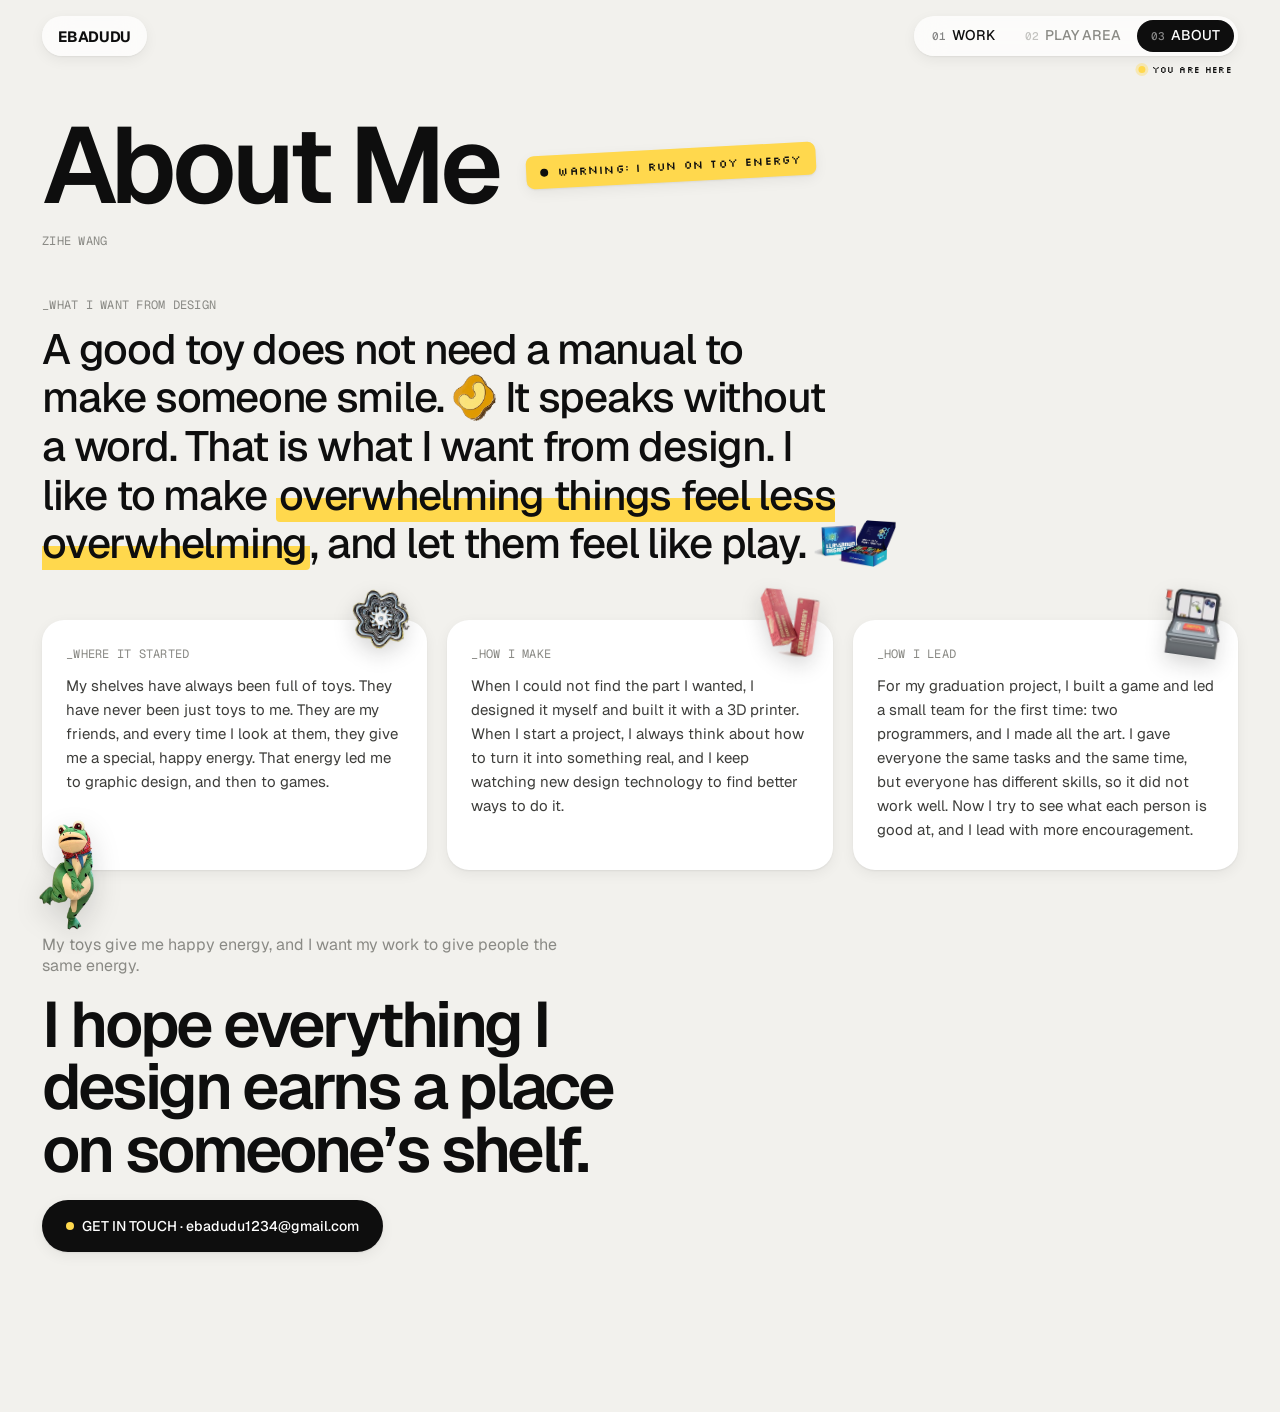
<file: about.html>
<!doctype html>
<html lang="en">
<head>
<meta charset="utf-8">
<meta name="viewport" content="width=device-width, initial-scale=1">
<meta name="description" content="About Zihe Wang, a designer who runs on toy energy. Email: ebadudu1234@gmail.com">
<meta name="theme-color" content="#f2f1ed">
<title>About Me — EBADUDU</title>
<link rel="preconnect" href="https://fonts.googleapis.com">
<link rel="preconnect" href="https://fonts.gstatic.com" crossorigin>
<link href="https://fonts.googleapis.com/css2?family=Geist:wght@400;500;600;700&family=Geist+Mono:wght@400;500&family=Silkscreen&display=swap" rel="stylesheet">
<link rel="stylesheet" href="style.css">
</head>
<body data-page="about">
<a class="skip-link" href="#main">Skip to content</a>
<header class="top" id="top"></header>

<!-- About Me, version 1 ("Warning: I Run on Toy Energy"). Every sentence is the statement's own,
     word for word, set by importance: what I want from design large (with small toys sitting
     inside the sentences, as YanXin Zhang does), the facts behind it small on three sticker
     cards, then the promise. No links into the works; the email is the only link. -->
<main class="page about" id="main">
  <div class="about-head">
    <h1 class="big">About Me</h1>
    <p class="sticker warning retro">WARNING: I RUN ON TOY ENERGY</p>
    <p class="px about-name">ZIHE WANG</p>
  </div>

  <p class="px label">_WHAT I WANT FROM DESIGN</p>
  <p class="about-big">A good toy does not need a manual to make someone smile. <img class="inline-toy" src="assets/trinkets/550-cafe.png" alt=""> It speaks without a word. That is what I want from design. I like to make <mark>overwhelming things feel less overwhelming</mark>, and let them feel like play. <img class="inline-toy" src="assets/trinkets/code-for-fun.png" alt=""></p>

  <div class="about-cards">
    <article class="card-sticker" style="--tilt:-1.5deg">
      <img class="card-toy" src="assets/trinkets/sonar.png" alt="">
      <p class="px label">_WHERE IT STARTED</p>
      <p>My shelves have always been full of toys. They have never been just toys to me. They are my friends, and every time I look at them, they give me a special, happy energy. That energy led me to graphic design, and then to games.</p>
    </article>
    <article class="card-sticker" style="--tilt:1deg">
      <img class="card-toy" src="assets/trinkets/planting-pen.png" alt="">
      <p class="px label">_HOW I MAKE</p>
      <p>When I could not find the part I wanted, I designed it myself and built it with a 3D printer. When I start a project, I always think about how to turn it into something real, and I keep watching new design technology to find better ways to do it.</p>
    </article>
    <article class="card-sticker" style="--tilt:-.8deg">
      <img class="card-toy" src="assets/trinkets/allodox.png" alt="">
      <p class="px label">_HOW I LEAD</p>
      <p>For my graduation project, I built a game and led a small team for the first time: two programmers, and I made all the art. I gave everyone the same tasks and the same time, but everyone has different skills, so it did not work well. Now I try to see what each person is good at, and I lead with more encouragement.</p>
    </article>
  </div>

  <div class="about-end">
    <p class="about-lead">My toys give me happy energy, and I want my work to give people the same energy.</p>
    <p class="about-closing">I hope everything I design earns a place on someone’s shelf.</p>
    <a class="btn btn-yellow" href="mailto:ebadudu1234@gmail.com">GET IN TOUCH · ebadudu1234@gmail.com</a>
  </div>
</main>
<!-- shared on every page: the lid that closes over the box between pages, the yellow name-tag
     cursor, and the frog guide (all driven by main.js) -->
<div class="lid" id="lid" aria-hidden="true"><span class="lid-word">EBADUDU</span></div>
<div class="tag-cursor" id="tag-cursor" aria-hidden="true"></div>
<aside class="frog" id="frog" aria-hidden="true"><p class="bubble" id="bubble"></p><img src="assets/frog.png" alt=""></aside>

<script src="media.js"></script>
<script src="data.js"></script>
<script src="main.js"></script>
</body>
</html>
</file>
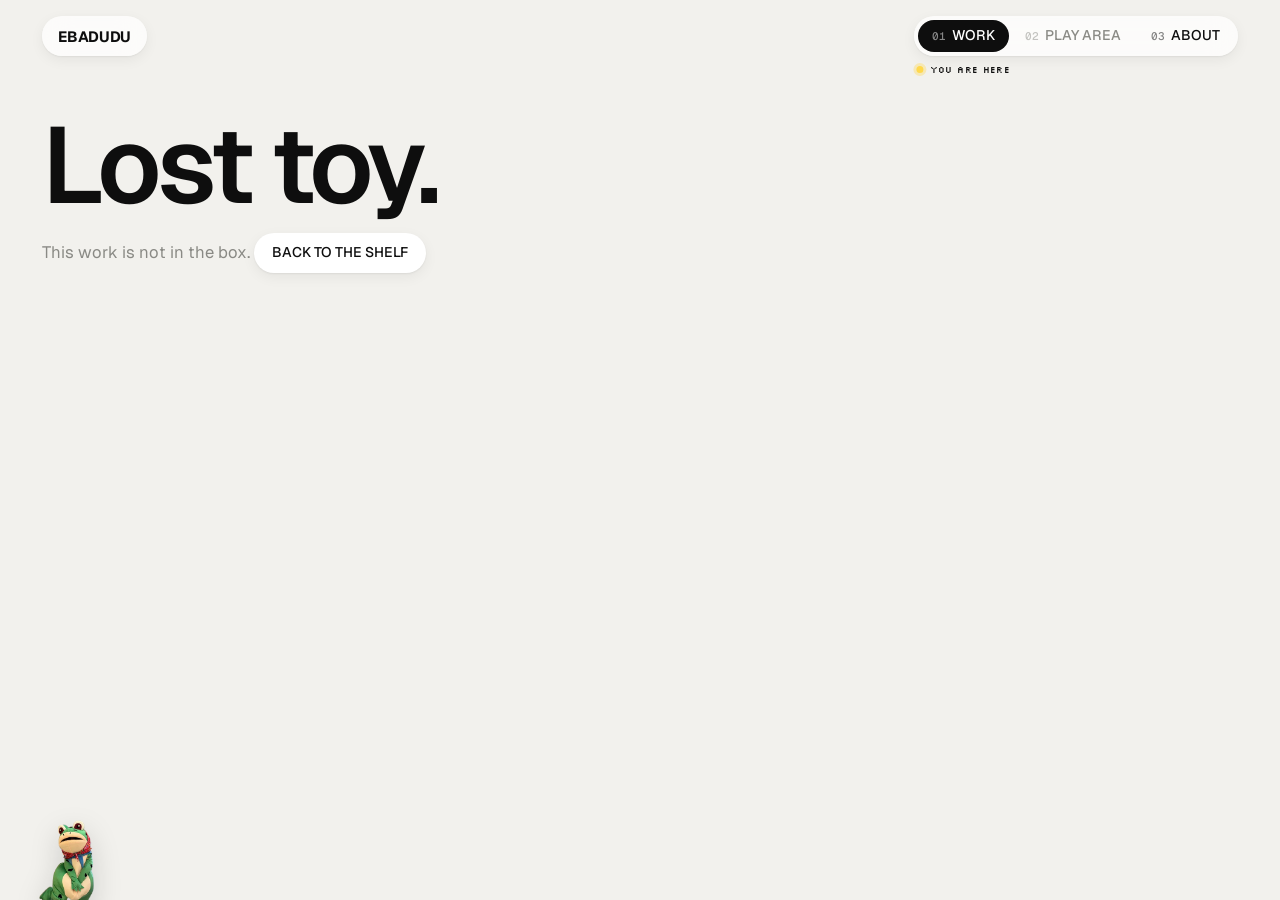
<file: project.html>
<!doctype html>
<html lang="en">
<head>
<meta charset="utf-8">
<meta name="viewport" content="width=device-width, initial-scale=1">
<meta name="description" content="A project by Zihe Wang (EBADUDU).">
<meta name="theme-color" content="#f2f1ed">
<title>Project — EBADUDU</title>
<link rel="preconnect" href="https://fonts.googleapis.com">
<link rel="preconnect" href="https://fonts.gstatic.com" crossorigin>
<link href="https://fonts.googleapis.com/css2?family=Geist:wght@400;500;600;700&family=Geist+Mono:wght@400;500&family=Silkscreen&display=swap" rel="stylesheet">
<link rel="stylesheet" href="style.css">
</head>
<body data-page="work">
<a class="skip-link" href="#project">Skip to content</a>
<header class="top" id="top"></header>

<!-- project.html?p=<slug>: specs line, title, cover with its toy, the story, the gallery, next toy -->
<main class="page project" id="project"></main>

<!-- shared on every page: the lid that closes over the box between pages, the yellow name-tag
     cursor, and the frog guide (all driven by main.js) -->
<div class="lid" id="lid" aria-hidden="true"><span class="lid-word">EBADUDU</span></div>
<div class="tag-cursor" id="tag-cursor" aria-hidden="true"></div>
<aside class="frog" id="frog" aria-hidden="true"><p class="bubble" id="bubble"></p><img src="assets/frog.png" alt=""></aside>

<script src="media.js"></script>
<script src="data.js"></script>
<script src="main.js"></script>
</body>
</html>
</file>
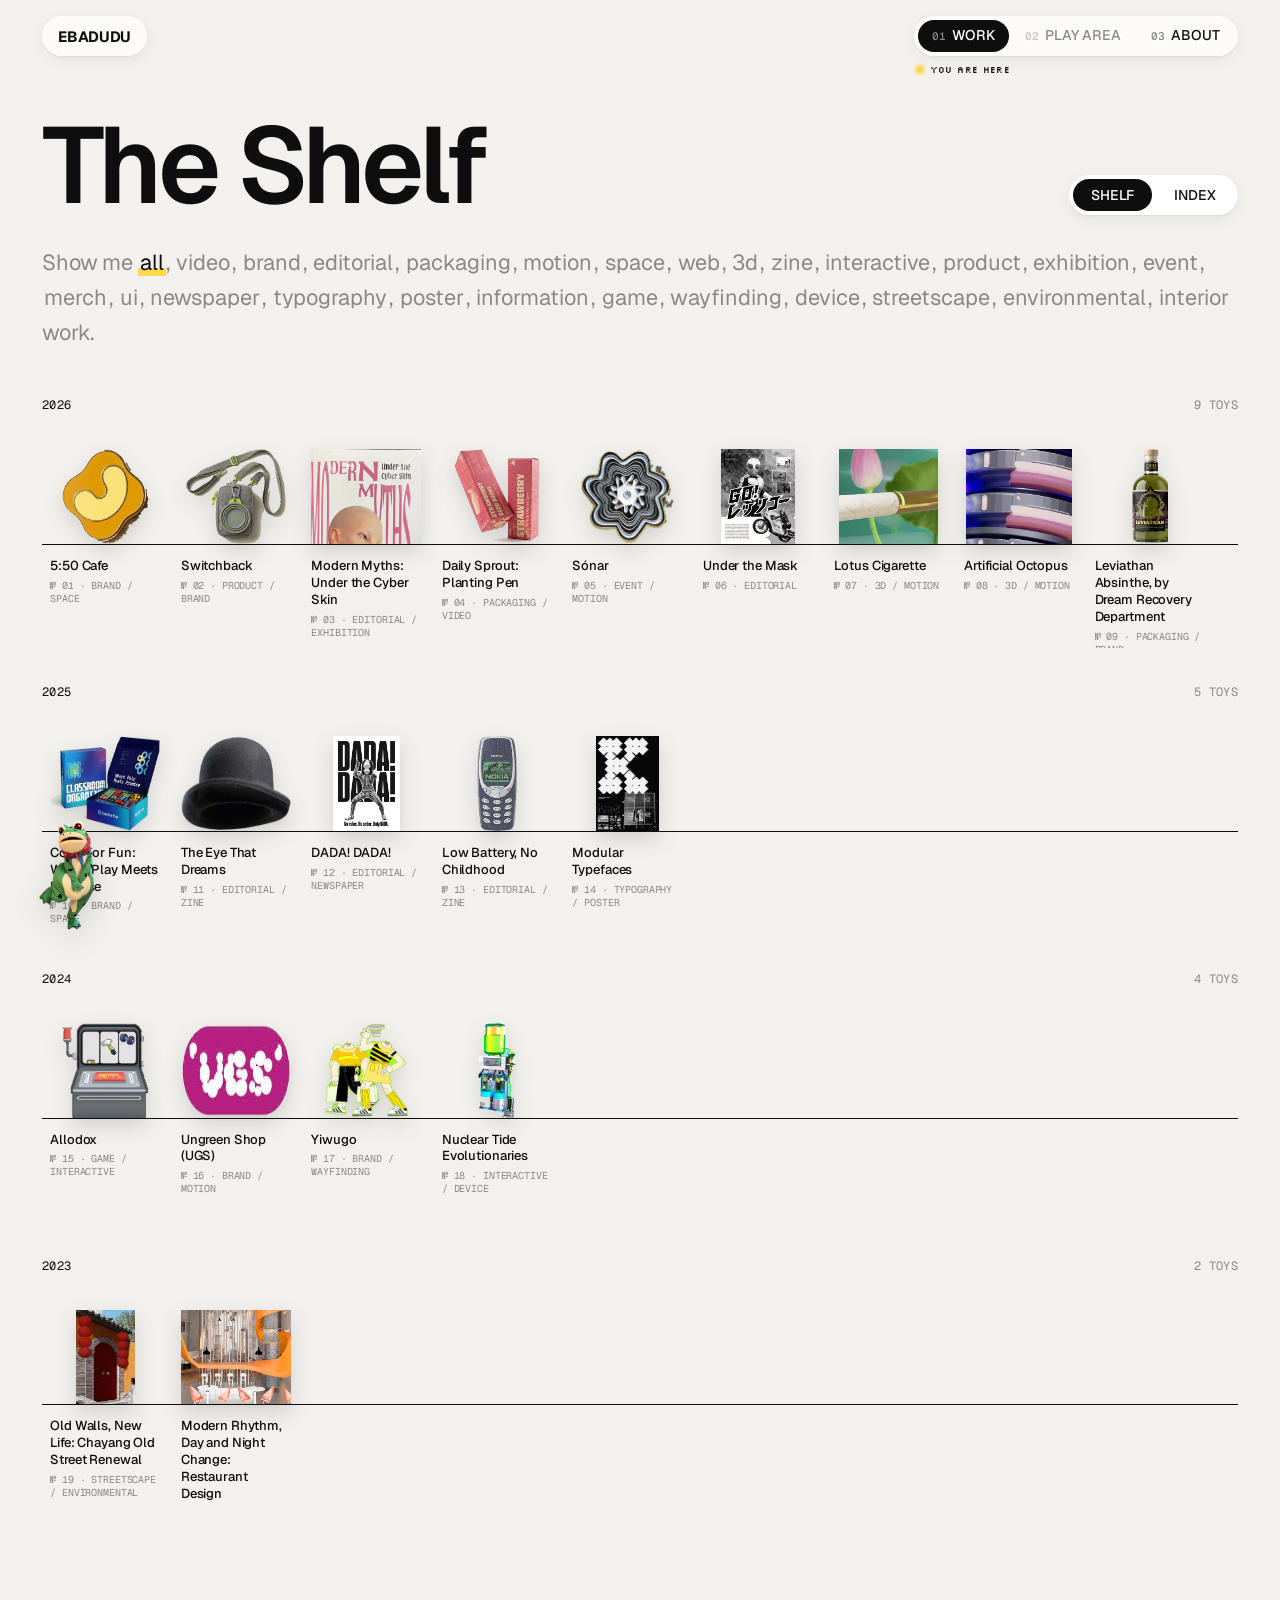
<file: work.html>
<!doctype html>
<html lang="en">
<head>
<meta charset="utf-8">
<meta name="viewport" content="width=device-width, initial-scale=1">
<meta name="description" content="All 20 works by Zihe Wang, from 2023 to 2026, on a shelf or in a list.">
<meta name="theme-color" content="#f2f1ed">
<title>Work — EBADUDU</title>
<link rel="preconnect" href="https://fonts.googleapis.com">
<link rel="preconnect" href="https://fonts.gstatic.com" crossorigin>
<link href="https://fonts.googleapis.com/css2?family=Geist:wght@400;500;600;700&family=Geist+Mono:wght@400;500&family=Silkscreen&display=swap" rel="stylesheet">
<link rel="stylesheet" href="style.css">
</head>
<body data-page="work">
<a class="skip-link" href="#main">Skip to content</a>
<header class="top" id="top"></header>

<!-- the same works, two ways to look (SHELF / INDEX), filtered by a sentence -->
<main class="page work" id="main">
  <div class="work-head">
    <h1 class="big">The Shelf</h1>
    <div class="views" id="views" role="group" aria-label="View">
      <button class="btn" type="button" data-view="shelf" aria-pressed="true">SHELF</button>
      <button class="btn" type="button" data-view="index" aria-pressed="false">INDEX</button>
    </div>
  </div>
  <p class="filter" id="filter"></p>
  <div id="shelf-view"></div>
  <div id="index-view" hidden></div>
  <p class="sr-only" id="filter-status" aria-live="polite"></p>
</main>
<!-- INDEX: the hovered row's cover rides next to the cursor -->
<div class="peek" id="peek" aria-hidden="true"><img alt=""></div>

<!-- shared on every page: the lid that closes over the box between pages, the yellow name-tag
     cursor, and the frog guide (all driven by main.js) -->
<div class="lid" id="lid" aria-hidden="true"><span class="lid-word">EBADUDU</span></div>
<div class="tag-cursor" id="tag-cursor" aria-hidden="true"></div>
<aside class="frog" id="frog" aria-hidden="true"><p class="bubble" id="bubble"></p><img src="assets/frog.png" alt=""></aside>

<script src="media.js"></script>
<script src="data.js"></script>
<script src="main.js"></script>
</body>
</html>
</file>
<file: style.css>
/* =========================================================
   D3 — EBADUDU, "the toy box"
   Modern first: one clean sans (Geist), a mono for small labels, a warm light-grey ground,
   white cards with soft shadows, hairlines, one yellow accent used sparingly. The play lives
   in what things do (toys fall, bounce and can be thrown; things spring), not in heavy
   decoration. A few retro touches only (.retro: the pixel face on the warning sticker,
   the intro counter and "you are here"; the capsule-toy intro).
   ========================================================= */
:root {
  --bg: #f2f1ed;
  --surface: #ffffff;
  --ink: #0e0e0e;
  --muted: #8a8a85;
  --hair: rgba(14, 14, 14, .1);
  --accent: #ffd84d;               /* toy yellow: the teacher's colour, in small doses */
  --shadow-sm: 0 1px 2px rgba(14, 14, 14, .06), 0 4px 14px rgba(14, 14, 14, .06);
  --shadow-lg: 0 2px 6px rgba(14, 14, 14, .06), 0 24px 60px rgba(14, 14, 14, .12);
  --radius: 22px;
  /* one dot colour per tag (picked by main.js) */
  --pink: #ff7ab6;
  --blue: #5b7cff;
  --green: #3ddc97;
  --orange: #ff9f43;
  --purple: #a78bfa;
  --yellow: #ffd84d;

  --sans: 'Geist', 'Inter', system-ui, -apple-system, sans-serif;
  --mono: 'Geist Mono', ui-monospace, Menlo, monospace;
  --pixel: 'Silkscreen', ui-monospace, monospace;

  --gutter: clamp(16px, 3.3vw, 48px);
  --spring: cubic-bezier(.34, 1.56, .64, 1);
  --settle: cubic-bezier(.16, 1, .3, 1);
}

* { box-sizing: border-box; }
html, body { margin: 0; }
body {
  background: var(--bg);
  color: var(--ink);
  font-family: var(--sans);
  -webkit-font-smoothing: antialiased;
  overflow-x: hidden;
}
a { color: inherit; text-decoration: none; }
img, video { display: block; max-width: 100%; }
::selection { background: var(--accent); }
/* small labels: mono, quiet */
.px { font-family: var(--mono); font-size: 12px; letter-spacing: .02em; text-transform: uppercase; }
/* the few retro touches */
.retro { font-family: var(--pixel); letter-spacing: .02em; text-transform: uppercase; }
.big {
  margin: 0;
  font-weight: 600;
  font-size: clamp(52px, 8.4vw, 128px);
  line-height: .92;
  letter-spacing: -.045em;
}
.label { margin: 0 0 12px; font-family: var(--mono); font-size: 12px; letter-spacing: .02em; text-transform: uppercase; color: var(--muted); }

/* ============ Parts ============ */
.btn {
  display: inline-flex;
  align-items: center;
  gap: 8px;
  height: 40px;
  padding: 0 18px;
  border: 0;
  border-radius: 999px;
  background: var(--surface);
  box-shadow: var(--shadow-sm);
  font-family: var(--sans);
  font-size: 14px;
  font-weight: 500;
  color: var(--ink);
  cursor: pointer;
  transition: transform .4s var(--spring), box-shadow .3s, background .2s, color .2s;
}
.btn:hover { transform: translateY(-2px); box-shadow: var(--shadow-lg); }
.btn:active { transform: scale(.96); }
.btn[aria-pressed="true"] { background: var(--ink); color: #fff; }
.btn-yellow { background: var(--ink); color: #fff; height: 52px; padding: 0 24px; }
.btn-yellow::before { content: ''; width: 8px; height: 8px; border-radius: 50%; background: var(--accent); }
/* the warning label: a small retro sticker on an otherwise modern page */
.sticker {
  display: inline-flex;
  align-items: center;
  gap: 10px;
  margin: 0;
  padding: 9px 14px;
  border-radius: 8px;
  background: var(--accent);
  font-size: clamp(11px, .9vw, 13px);
  rotate: -3deg;
  box-shadow: var(--shadow-sm);
}
.sticker::before { content: ''; width: 8px; height: 8px; border-radius: 50%; background: var(--ink); }
.chips { display: flex; flex-wrap: wrap; gap: 6px; margin: 0; padding: 0; list-style: none; }
.chips li {
  display: inline-flex;
  align-items: center;
  gap: 6px;
  height: 24px;
  padding: 0 10px;
  border-radius: 999px;
  background: var(--surface);
  box-shadow: inset 0 0 0 1px var(--hair);
  font-family: var(--mono);
  font-size: 11px;
}
.chips li::before { content: ''; width: 6px; height: 6px; border-radius: 50%; background: var(--c, var(--muted)); }

/* ============ Top bar: frosted pills, numbered landmarks, "you are here" ============ */
.top {
  position: fixed;
  inset: 0 0 auto;
  z-index: 50;
  display: flex;
  justify-content: space-between;
  align-items: flex-start;
  padding: 16px var(--gutter) 0;
  pointer-events: none;
}
.top > * { pointer-events: auto; }
.mark, .nav {
  background: rgba(255, 255, 255, .72);
  -webkit-backdrop-filter: blur(14px) saturate(1.4);
  backdrop-filter: blur(14px) saturate(1.4);
  box-shadow: var(--shadow-sm);
}
.mark {
  display: inline-flex;
  align-items: center;
  height: 40px;
  padding: 0 16px;
  border-radius: 999px;
  font-weight: 700;
  font-size: 15px;
  letter-spacing: -.02em;
  transition: transform .4s var(--spring);
}
.mark:hover { transform: rotate(-4deg); }
/* the letters lift one after another on hover: a transition, not a keyframe, so leaving
   half-way brings them back down from wherever they are */
.mark .ch { display: inline-block; transition: translate .45s var(--spring); transition-delay: calc(var(--i) * 25ms); }
.mark:hover .ch { translate: 0 -3px; }
.mark:active { transform: rotate(-4deg) scale(.94); transition-duration: .1s; }
.nav {
  display: flex;
  gap: 2px;
  margin: 0;
  padding: 4px;
  border-radius: 999px;
  list-style: none;
}
.nav a {
  position: relative;
  display: inline-flex;
  align-items: center;
  height: 32px;
  padding: 0 14px;
  border-radius: 999px;
  font-size: 14px;
  font-weight: 500;
  transition: background .2s, color .2s;
}
.nav a:hover { background: rgba(14, 14, 14, .06); }
.nav a[aria-current="page"] { background: var(--ink); color: #fff; }
.nav a.is-soon { color: var(--muted); }
/* the word rolls over: written twice, the copy slides up on hover (K95) */
.roll { display: inline-block; height: 1.25em; overflow: hidden; line-height: 1.25; }
.roll > span { display: block; transition: transform .5s var(--settle); }
.nav a:hover .roll > span { transform: translateY(-100%); }
.nav .no { margin-right: 6px; font-family: var(--mono); font-size: 11px; opacity: .5; }
.here {
  position: absolute;
  left: 50%;
  top: calc(100% + 12px);
  translate: -50% 0;
  display: flex;
  align-items: center;
  gap: 6px;
  font-size: 9px;
  color: var(--ink);
  white-space: nowrap;
}
.here::before { content: ''; width: 7px; height: 7px; border-radius: 50%; background: var(--accent); box-shadow: 0 0 0 3px rgba(255, 216, 77, .35); animation: ping 1.6s var(--settle) infinite; }
@keyframes ping { 0%, 100% { box-shadow: 0 0 0 3px rgba(255, 216, 77, .35); } 50% { box-shadow: 0 0 0 7px rgba(255, 216, 77, 0); } }

/* ============ Home: the toy box ============ */
body.is-home { height: 100vh; height: 100svh; overflow: hidden; }
.box {
  position: fixed;
  inset: 0;
  overflow: hidden;
  touch-action: none;
  user-select: none;
  -webkit-user-select: none;
  /* a soft studio floor: lighter in the middle, a shade at the bottom where the toys land */
  background: radial-gradient(120% 80% at 50% 35%, #fbfaf7 0%, var(--bg) 60%), var(--bg);
}
.box::after {
  content: '';
  position: absolute;
  inset: auto 0 0;
  height: 28%;
  background: linear-gradient(to top, rgba(14, 14, 14, .05), transparent);
  pointer-events: none;
}
.wordmark {
  position: absolute;
  left: 50%;
  top: 42%;
  translate: -50% -50%;
  margin: 0;
  font-weight: 700;
  font-size: clamp(64px, 16vw, 280px);
  line-height: 1;
  letter-spacing: -.06em;
  white-space: nowrap;
  pointer-events: none;
}
.wordmark .ch { display: inline-block; animation: bob 3.6s ease-in-out infinite; animation-delay: calc(var(--i) * -.45s); }
@keyframes bob { 0%, 100% { translate: 0 0; } 50% { translate: 0 -.035em; } }
.box .warning { position: absolute; left: 50%; top: calc(42% + clamp(44px, 8.4vw, 150px)); translate: -50% 0; z-index: 1; pointer-events: none; }
/* the one way out of the toy box: a yellow sticker that leads to the work, above the toys */
.box .go-work { z-index: 4; pointer-events: auto; cursor: pointer; transition: rotate .5s var(--spring), scale .5s var(--spring), box-shadow .3s; }
/* three times the usual sticker (13px → 39px on a computer; held to the screen width on phones),
   padding, dot and corners grow with it */
.box .go-work { top: calc(42% + clamp(56px, 9.8vw, 175px)); gap: .77em; padding: .7em 1.08em; border-radius: .62em; font-size: clamp(18px, 2.6vw, 39px); white-space: nowrap; }
.box .go-work::before { width: .62em; height: .62em; }
.box .go-work:hover { rotate: 0deg; scale: 1.06; box-shadow: var(--shadow-lg); }
.box .go-work:active { scale: .97; }
.toys { position: absolute; inset: 0; z-index: 2; }
.toy {
  position: absolute;
  left: 0;
  top: 0;
  max-width: none;
  cursor: grab;
  -webkit-user-drag: none;
  filter: drop-shadow(0 10px 14px rgba(14, 14, 14, .16));
  will-change: transform;
}
.toy.is-held { cursor: grabbing; filter: drop-shadow(0 26px 30px rgba(14, 14, 14, .22)); }
.box-tools {
  position: absolute;
  right: var(--gutter);
  bottom: 22px;
  z-index: 3;
  display: flex;
  align-items: center;
  gap: 14px;
}
.box-hint { margin: 0; color: var(--muted); }

/* ============ Begin: the capsule-toy machine (the retro moment) ============ */
.intro {
  position: fixed;
  inset: 0;
  z-index: 60;
  display: grid;
  place-items: center;
  align-content: center;
  gap: 30px;
  background: var(--bg);
  cursor: pointer;
  transition: opacity .4s ease;
}
.intro.is-gone { opacity: 0; pointer-events: none; }
.skip {
  position: absolute;
  top: 22px;
  right: var(--gutter);
  border: 0;
  background: none;
  color: var(--ink);
  cursor: pointer;
}
.capsule { position: relative; width: clamp(140px, 15vw, 210px); aspect-ratio: 1; filter: drop-shadow(0 24px 30px rgba(14, 14, 14, .18)); }
.cap-top, .cap-bottom {
  position: absolute;
  left: 0;
  width: 100%;
  height: 50%;
  transition: transform .8s var(--spring), opacity .5s ease;
}
.cap-top {
  top: 0;
  border-radius: 999px 999px 0 0;
  background: radial-gradient(circle at 32% 30%, #fff6c9 0%, var(--accent) 38%, #f2b705 100%);
}
.cap-bottom {
  bottom: 0;
  border-radius: 0 0 999px 999px;
  background: radial-gradient(circle at 40% 10%, #ffffff 0%, #e9e7e1 90%);
  box-shadow: inset 0 2px 0 rgba(14, 14, 14, .08);
}
.capsule.is-shaking { animation: wobble .5s ease-in-out 2; }
@keyframes wobble { 0%, 100% { rotate: 0deg; } 25% { rotate: -9deg; } 75% { rotate: 9deg; } }
.capsule.is-open .cap-top { transform: translate(-40%, -150%) rotate(-38deg); opacity: 0; }
.capsule.is-open .cap-bottom { transform: translate(30%, 130%) rotate(24deg); opacity: 0; }
.intro-count { margin: 0; font-size: clamp(14px, 1.3vw, 18px); }

/* ============ Shared: the lid, the name-tag cursor, the frog ============ */
/* between pages a dark panel slides over, then lifts on arrival */
.lid {
  position: fixed;
  inset: 0;
  z-index: 70;
  display: grid;
  place-items: center;
  background: var(--ink);
  color: #fff;
  transform: translateY(-101%);
  transition: transform .38s cubic-bezier(.7, 0, .2, 1);
  pointer-events: none;
}
.lid.is-shut { transform: none; }
.lid-word { font-weight: 700; font-size: clamp(44px, 9vw, 130px); letter-spacing: -.06em; }
/* a small dark tag follows the mouse and names what is under it (Jackie Hu) */
.tag-cursor {
  position: fixed;
  left: 0;
  top: 0;
  z-index: 80;
  display: inline-flex;
  align-items: center;
  gap: 6px;
  padding: 5px 10px;
  border-radius: 4px 999px 999px 999px;
  background: var(--ink);
  color: #fff;
  font-family: var(--mono);
  font-size: 11px;
  white-space: nowrap;
  pointer-events: none;
  opacity: 0;
  transition: opacity .2s, scale .3s var(--spring);
}
.tag-cursor::before { content: ''; width: 6px; height: 6px; border-radius: 50%; background: var(--accent); }
.tag-cursor.is-on { opacity: 1; }
.tag-cursor.is-pop { scale: 1.08; }
/* the frog: a guide in the corner with one line to say (Mr. Panda) */
.frog {
  position: fixed;
  left: clamp(4px, 1.5vw, 24px);
  bottom: -34px;
  z-index: 40;
  width: clamp(80px, 8.5vw, 120px);
  pointer-events: none;
  translate: 0 110%;
  transition: translate .9s var(--spring);
}
.frog.is-in { translate: 0 0; }
.frog img { pointer-events: auto; cursor: pointer; transform-origin: 50% 100%; filter: drop-shadow(0 10px 14px rgba(14, 14, 14, .16)); }
/* hover lifts the frog a little; pressing squashes it; a click makes it hop (main.js) */
.frog img { transition: transform .45s var(--spring); }
.frog img:hover { transform: translateY(-6px) rotate(-3deg); }
.frog img:active { transform: scale(1.04, .92); transition-duration: .1s; }
.bubble {
  position: absolute;
  left: 76%;
  bottom: 86%;
  width: max-content;
  max-width: 240px;
  margin: 0;
  padding: 10px 14px;
  border-radius: 16px 16px 16px 4px;
  background: var(--surface);
  box-shadow: var(--shadow-lg);
  font-size: 14px;
  line-height: 1.35;
  opacity: 0;
  scale: .7;
  transform-origin: 0 100%;
  transition: opacity .3s ease, scale .5s var(--spring);
}
.frog.is-talking .bubble { opacity: 1; scale: 1; }

/* ============ Pages ============ */
.page { padding: 116px var(--gutter) 160px; }

/* ============ Work: shelf / index ============ */
.work-head { display: flex; flex-wrap: wrap; justify-content: space-between; align-items: flex-end; gap: 20px; }
.views { display: flex; gap: 4px; padding: 4px; border-radius: 999px; background: var(--surface); box-shadow: var(--shadow-sm); }
.views .btn { height: 32px; box-shadow: none; }
.views .btn:hover { transform: none; }
/* the filter is one sentence (Gander): every word can be picked */
.filter { max-width: 56em; margin: 30px 0 48px; font-size: clamp(18px, 1.7vw, 24px); line-height: 1.6; letter-spacing: -.01em; color: var(--muted); }
.filter button {
  padding: 0 2px;
  border: 0;
  background: none;
  font: inherit;
  color: var(--muted);
  cursor: pointer;
  background-image: linear-gradient(var(--accent), var(--accent));
  background-repeat: no-repeat;
  background-position: 0 88%;
  background-size: 0 .38em;
  transition: color .2s, background-size .35s var(--settle);
}
.filter button:hover { color: var(--ink); }
.filter button[aria-pressed="true"] { color: var(--ink); background-size: 100% .38em; }
/* the shelf: one per year, the toys stand on a thin line, captions below */
.shelf-row { margin-top: 36px; }
.shelf-row[hidden] { display: none; }
.shelf-year { display: flex; justify-content: space-between; margin: 0 0 4px; color: var(--muted); }
.shelf-year span:first-child { color: var(--ink); }
/* one line per year: it scrolls sideways when the year does not fit */
.shelf-scroll { overflow-x: auto; overflow-y: hidden; margin: 0 -6px; padding: 14px 6px 104px; scrollbar-width: none; }
.shelf-scroll::-webkit-scrollbar { display: none; }
.shelf-items {
  position: relative;
  display: flex;
  align-items: flex-end;
  gap: clamp(12px, 1.6vw, 24px);
  width: max-content;
  min-width: 100%;
  padding: 0 8px;
}
/* the shelf itself: a thin line with a soft shadow under it */
.shelf-items::after {
  content: '';
  position: absolute;
  left: 0;
  right: 0;
  bottom: -1px;
  height: 1px;
  background: var(--ink);
  box-shadow: 0 10px 18px rgba(14, 14, 14, .08);
}
.item { position: relative; display: grid; justify-items: center; flex: none; width: clamp(100px, 8.6vw, 136px); padding-top: 18px; }
.item[hidden] { display: none; }
/* the toy hops up when the mouse arrives and settles back when it leaves. A spring transition,
   not a keyframe: it can be interrupted at any point and always moves from where the toy is.
   Pressing squashes it at once, the way a real toy gives under a finger */
.item img { height: clamp(76px, 7.4vw, 112px); width: auto; transform-origin: 50% 100%; filter: drop-shadow(0 8px 10px rgba(14, 14, 14, .14)); transition: transform .55s var(--spring); }
.item:hover img { transform: translateY(-14px) rotate(-4deg); }
.item:active img { transform: translateY(-4px) scale(1.06, .9); transition-duration: .12s; }
/* the caption under each toy */
.tag {
  position: absolute;
  top: calc(100% + 14px);
  left: 0;
  width: 100%;
  font-size: 13px;
  line-height: 1.3;
  letter-spacing: -.01em;
}
.tag b { display: block; font-weight: 500; }
.tag span { display: block; margin-top: 4px; font-family: var(--mono); font-size: 10px; color: var(--muted); }
.item:hover .tag b { text-decoration: underline; text-decoration-color: var(--accent); text-decoration-thickness: 3px; text-underline-offset: 3px; }
/* the index: the same works as a table (Base) */
.index { width: 100%; border-collapse: collapse; }
.index th { padding: 0 12px 12px; border-bottom: 1px solid var(--ink); font-family: var(--mono); font-size: 11px; font-weight: 400; text-align: left; color: var(--muted); }
.index td { padding: 16px 12px; border-bottom: 1px solid var(--hair); vertical-align: middle; transition: background .2s; }
.index tr[hidden] { display: none; }
.index tbody tr { cursor: pointer; }
.index tbody tr:hover td { background: var(--surface); }
.index tbody tr:hover .no { color: var(--ink); }
.index .no { width: 60px; font-family: var(--mono); font-size: 12px; color: var(--muted); }
.index .name { font-size: clamp(16px, 1.5vw, 21px); font-weight: 500; letter-spacing: -.015em; }
.index .yr { width: 70px; font-family: var(--mono); font-size: 12px; text-align: right; }
.peek {
  position: fixed;
  left: 0;
  top: 0;
  z-index: 45;
  width: 240px;
  border-radius: 14px;
  overflow: hidden;
  background: var(--surface);
  box-shadow: var(--shadow-lg);
  pointer-events: none;
  opacity: 0;
  scale: .85;
  transition: opacity .2s, scale .4s var(--spring);
}
.peek.is-on { opacity: 1; scale: 1; }
.peek img { width: 100%; aspect-ratio: 4 / 3; object-fit: cover; }

/* ============ Project ============ */
.specs { margin: 0 0 16px; color: var(--muted); }
.p-sub { max-width: 46em; margin: 18px 0 0; font-size: clamp(16px, 1.3vw, 19px); line-height: 1.5; color: var(--muted); }
/* the cover on a soft card, with the work's small object sitting on its corner */
.p-cover { position: relative; margin: 40px 0 0; }
.frame { border-radius: var(--radius); overflow: hidden; background: var(--surface); box-shadow: var(--shadow-sm); }
.p-cover .frame { box-shadow: var(--shadow-lg); }
.p-cover .frame img, .p-cover .frame video { width: 100%; max-height: 82vh; object-fit: cover; }
.p-cover.contain .frame img { object-fit: contain; }
.p-cover .corner-toy {
  position: absolute;
  right: clamp(-8px, -.8vw, -4px);
  top: clamp(-48px, -4vw, -24px);
  width: clamp(84px, 9vw, 140px);
  animation: bob2 3.4s ease-in-out infinite;
  filter: drop-shadow(0 12px 16px rgba(14, 14, 14, .2));
}
@keyframes bob2 { 0%, 100% { translate: 0 0; rotate: 7deg; } 50% { translate: 0 -8px; rotate: 2deg; } }
.p-story { display: grid; grid-template-columns: minmax(0, 1fr) minmax(0, 2.2fr); gap: clamp(20px, 3vw, 48px); margin-top: 72px; }
.p-text { margin: 0 0 1em; max-width: 40em; font-size: clamp(16px, 1.2vw, 18px); line-height: 1.65; color: #3d3d3a; }
.p-text:first-child { font-size: clamp(21px, 1.9vw, 28px); line-height: 1.35; font-weight: 500; letter-spacing: -.015em; color: var(--ink); }
/* the gallery: soft cards, two columns */
.p-gallery { columns: 2; column-gap: 20px; margin-top: 8px; }
.p-gallery .frame { break-inside: avoid; margin: 0 0 20px; transition: transform .5s var(--settle), box-shadow .5s; }
.p-gallery .frame:hover { transform: translateY(-4px); box-shadow: var(--shadow-lg); }
.p-gallery img, .p-gallery video { width: 100%; height: auto; }
/* next: one wide dark card */
.p-next {
  display: flex;
  justify-content: space-between;
  align-items: center;
  gap: 20px;
  margin-top: 64px;
  padding: 26px 30px;
  border-radius: var(--radius);
  background: var(--ink);
  color: #fff;
  transition: transform .5s var(--spring);
}
.p-next:hover { transform: translateY(-4px) rotate(-.4deg); }
.p-next:active { transform: scale(.985); }
.p-next .label { display: block; margin-bottom: 8px; color: rgba(255, 255, 255, .55); }
.p-next b { font-weight: 600; font-size: clamp(24px, 3vw, 44px); line-height: 1; letter-spacing: -.035em; }
.p-next img { width: clamp(60px, 7vw, 100px); transition: transform .6s var(--spring); }
.p-next:hover img { transform: rotate(-10deg) scale(1.08); }

/* ============ About ============ */
.about-head { display: flex; flex-wrap: wrap; align-items: center; gap: 18px 26px; margin-bottom: 48px; }
.about-name { width: 100%; margin: 0; color: var(--muted); }
.about-big { max-width: 22em; margin: 0; font-size: clamp(26px, 3.3vw, 50px); font-weight: 500; line-height: 1.15; letter-spacing: -.03em; }
.about-big mark { padding: 0 .08em; border-radius: 4px; background: linear-gradient(transparent 55%, var(--accent) 55%); color: inherit; }
/* a toy sitting inside the sentence (YanXin Zhang) */
.inline-toy { display: inline-block; height: 1.1em; width: auto; vertical-align: -.2em; animation: bob2 3.4s ease-in-out infinite; }
.about-cards { display: grid; grid-template-columns: repeat(3, minmax(0, 1fr)); gap: 20px; margin-top: 52px; }
.card-sticker {
  position: relative;
  padding: 26px 24px 28px;
  border-radius: var(--radius);
  background: var(--surface);
  box-shadow: var(--shadow-sm);
  transition: transform .5s var(--spring), box-shadow .4s;
}
.card-sticker:hover { transform: translateY(-4px); box-shadow: var(--shadow-lg); }
.card-sticker:hover .card-toy { transform: rotate(-8deg) translateY(-6px); }
.card-sticker p:last-child { margin: 0; font-size: 15px; line-height: 1.6; color: #3d3d3a; }
.card-toy { position: absolute; right: 16px; top: -30px; width: 60px; rotate: 8deg; transition: transform .5s var(--spring); filter: drop-shadow(0 8px 10px rgba(14, 14, 14, .16)); }
.about-end { display: grid; justify-items: start; gap: 18px; margin-top: 64px; }
.about-lead { max-width: 34em; margin: 0; font-size: 16px; color: var(--muted); }
.about-closing { max-width: 15ch; margin: 0; font-weight: 600; font-size: clamp(36px, 5vw, 76px); line-height: .98; letter-spacing: -.045em; }

/* ============ Small screens ============ */
@media (max-width: 760px) {
  .top { padding-top: 12px; }
  .nav a { height: 30px; padding: 0 10px; font-size: 13px; }
  .nav .no { display: none; }
  .mark { height: 38px; font-size: 14px; }
  .box-tools { left: var(--gutter); justify-content: flex-end; }
  .box-hint { display: none; }
  .frog { width: 70px; }
  .p-story { grid-template-columns: 1fr; gap: 0; }
  .p-gallery { columns: 1; }
  .about-cards { grid-template-columns: 1fr; gap: 40px; }
  .index .tags-col { display: none; }
}

/* ============ Access & feel (Web Interface Guidelines + Apple design skills) ============ */
html { -webkit-tap-highlight-color: transparent; touch-action: manipulation; }
/* keyboard focus is always visible; mouse clicks don't draw it */
:focus-visible { outline: 2px solid var(--ink); outline-offset: 3px; border-radius: 6px; }
.btn:focus-visible, .mark:focus-visible, .nav a:focus-visible { border-radius: 999px; }
.p-next:focus-visible, .frame:focus-visible { border-radius: var(--radius); outline-offset: 4px; }
.index .name a:focus-visible { outline-offset: 6px; }
.sr-only {
  position: absolute;
  width: 1px;
  height: 1px;
  margin: -1px;
  padding: 0;
  overflow: hidden;
  clip-path: inset(50%);
  white-space: nowrap;
  border: 0;
}
/* the first Tab on every page offers a jump past the top bar */
.skip-link {
  position: fixed;
  left: var(--gutter);
  top: 12px;
  z-index: 90;
  display: inline-flex;
  align-items: center;
  height: 40px;
  padding: 0 18px;
  border-radius: 999px;
  background: var(--ink);
  color: #fff;
  font-size: 14px;
  font-weight: 500;
  translate: 0 -200%;
  transition: translate .3s var(--settle);
}
.skip-link:focus { translate: none; }
/* the index: the whole row opens the work, the name is the real link (keyboard, Cmd/Ctrl-click) */
.index .name a { color: inherit; }
.index tbody tr:active td { background: #ecebe6; }
.filter button:active { color: var(--ink); opacity: .6; }
.views .btn:active { transform: scale(.95); }
/* type: headings break into even lines, paragraphs avoid a lonely last word */
.big, .about-big, .about-closing, .p-next b { text-wrap: balance; }
.p-text, .card-sticker p, .p-sub, .about-lead { text-wrap: pretty; }
.index .no, .index .yr, .specs, .shelf-year { font-variant-numeric: tabular-nums; }

/* reduced motion: the endless floating loops stop (the bobbing letters, toys and dot);
   the intro, the lid, the falling toys and the hops still play */
@media (prefers-reduced-motion: reduce) {
  .wordmark .ch, .here::before, .p-cover .corner-toy, .inline-toy { animation: none; }
}
/* reduced transparency: the frosted bar turns solid */
@media (prefers-reduced-transparency: reduce) {
  .mark, .nav { background: var(--surface); -webkit-backdrop-filter: none; backdrop-filter: none; }
}
</file>
